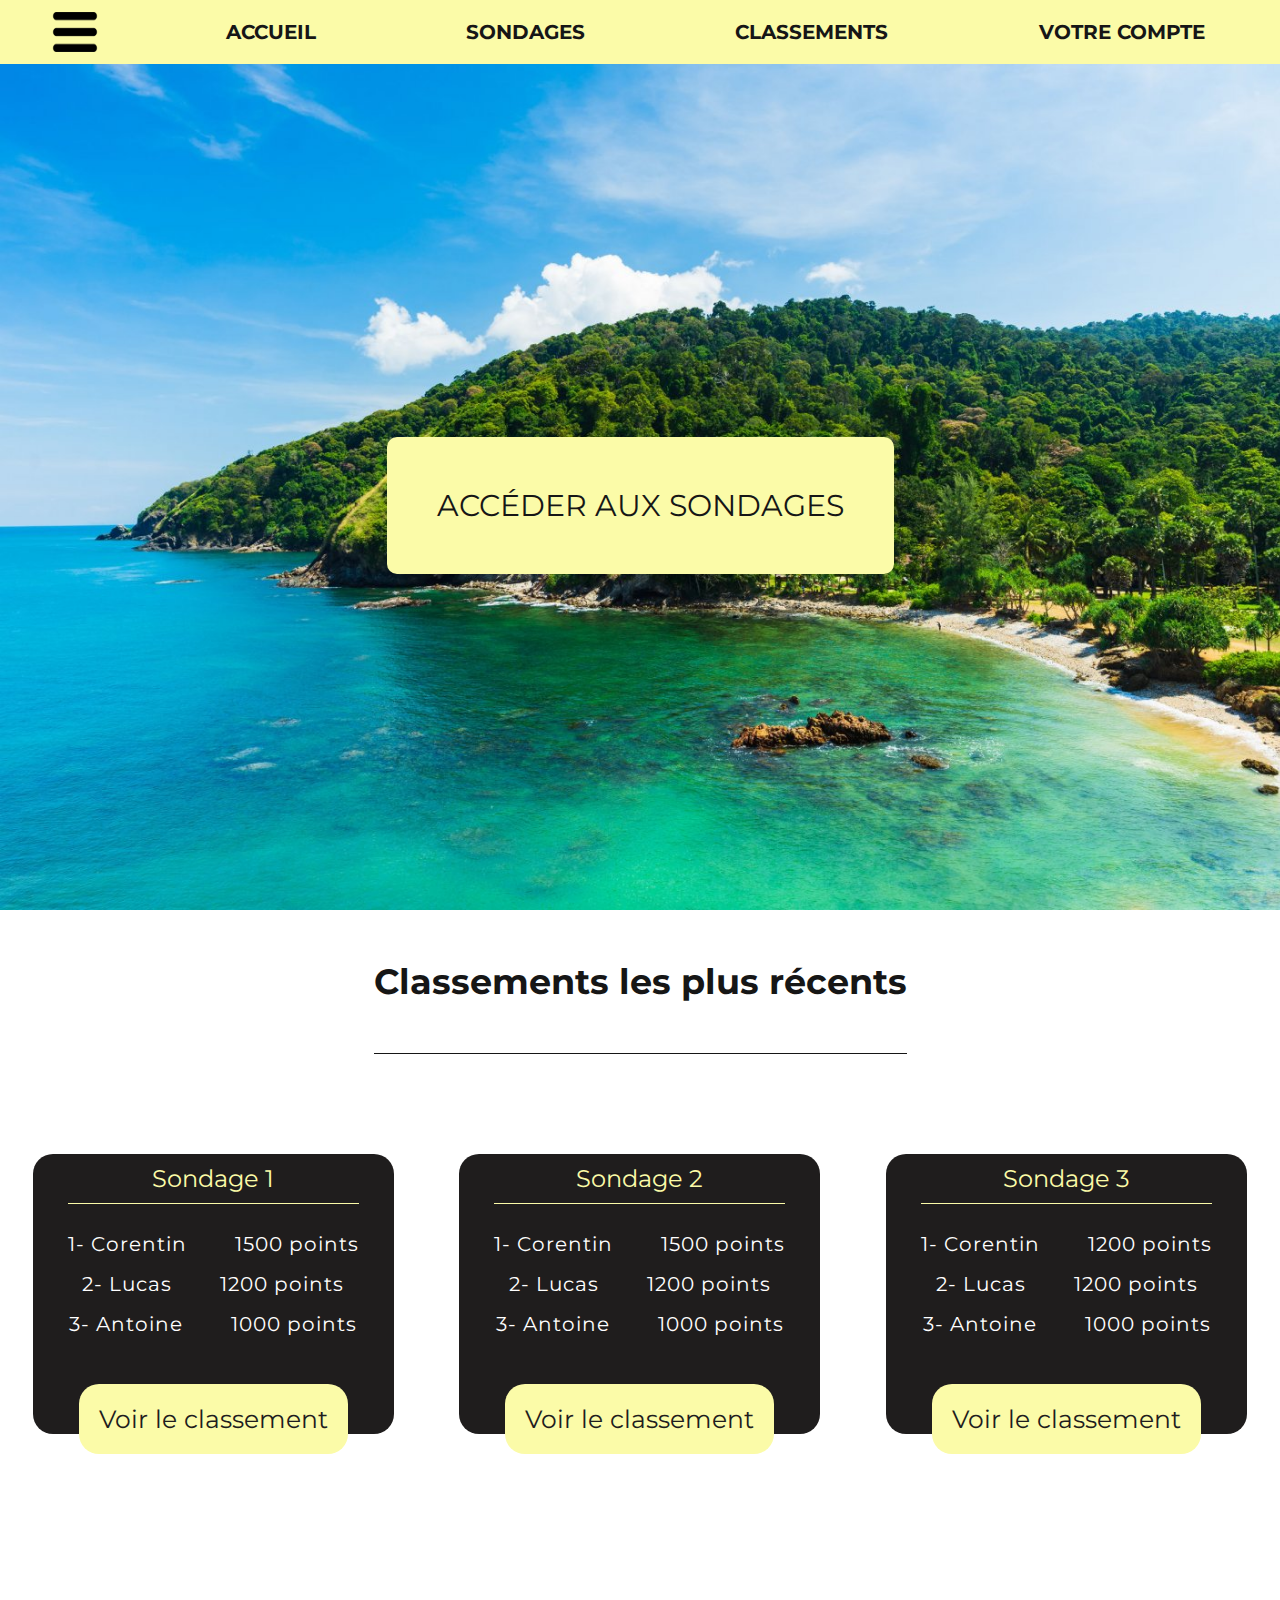
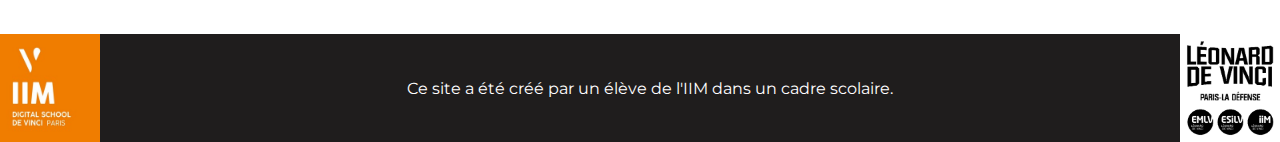
<file: html/index.html>
<!DOCTYPE html>
<html lang="en">
<head>
    <meta charset="UTF-8">
    <meta name="viewport" content="width=device-width, initial-scale=1.0">
    <link href="../css/style.css" rel="stylesheet">
    <link href="https://fonts.googleapis.com/css2?family=Montserrat:ital,wght@0,100;0,200;0,300;0,400;0,500;0,600;0,700;0,800;0,900;1,100;1,200;1,300;1,400;1,500;1,600;1,700;1,800;1,900&display=swap" rel="stylesheet">
    <title>Accueil</title>
</head>
<body>
    <header>
        <nav>
            <img src="../img/burger.png" alt="burger" id="burger-icon">    
            <a href="index.html"><p>Accueil</p></a> 
            <a href="sondages.html"><p>Sondages</p></a> 
            <a href="classements.html"><p>Classements</p></a> 
            <a href="connexion.html"><p>Votre compte</p></a>      
        </nav>
    </header>

    <section id="sondages">
        <div id="bg">
            <a class="sondages" href="sondages.html">
                <p>Accéder aux sondages</p>
            </a>
        </div>
    </section>

    <section id="classements">
        <div id="center">
            <h1 id="classements-title">Classements les plus récents</h1>
        </div>
        <div class="classements 1">
            <div class="classements-content">
                <h2>Sondage 1</h2>
                <ul class="classements-list">
                    <li>1- Corentin &nbsp&nbsp&nbsp&nbsp&nbsp&nbsp 1500 points</li>
                    <li>2- Lucas &nbsp&nbsp&nbsp&nbsp&nbsp&nbsp 1200 points</li>
                    <li>3- Antoine &nbsp&nbsp&nbsp&nbsp&nbsp&nbsp 1000 points</li>
                </ul>
                <a href="classements.html">Voir le classement</a>
            </div>

            <div class="classements-content">
                <h2>Sondage 2</h2>
                <ul class="classements-list">
                    <li>1- Corentin &nbsp&nbsp&nbsp&nbsp&nbsp&nbsp 1500 points</li>
                    <li>2- Lucas &nbsp&nbsp&nbsp&nbsp&nbsp&nbsp 1200 points</li>
                    <li>3- Antoine &nbsp&nbsp&nbsp&nbsp&nbsp&nbsp 1000 points</li>
                </ul>
                <a href="classements.html">Voir le classement</a>
            </div>

            <div class="classements-content">
                <h2>Sondage 3</h2>
                <ul class="classements-list">
                    <li>1- Corentin &nbsp&nbsp&nbsp&nbsp&nbsp&nbsp 1200 points</li>
                    <li>2- Lucas &nbsp&nbsp&nbsp&nbsp&nbsp&nbsp 1200 points</li>
                    <li>3- Antoine &nbsp&nbsp&nbsp&nbsp&nbsp&nbsp 1000 points</li>
                </ul>
                <a href="classements.html">Voir le classement</a>
            </div>
        </div>
    </section>

    <footer>
        <div id="footer-content">
            <img src="../img/iim_250.jpg">
            <p class="footer-p">Ce site a été créé par un élève de l'IIM dans un cadre scolaire.</p>
            <img src="../img/logo-ILV.png">
        </div>
    </footer>

</body>
</html>
</file>
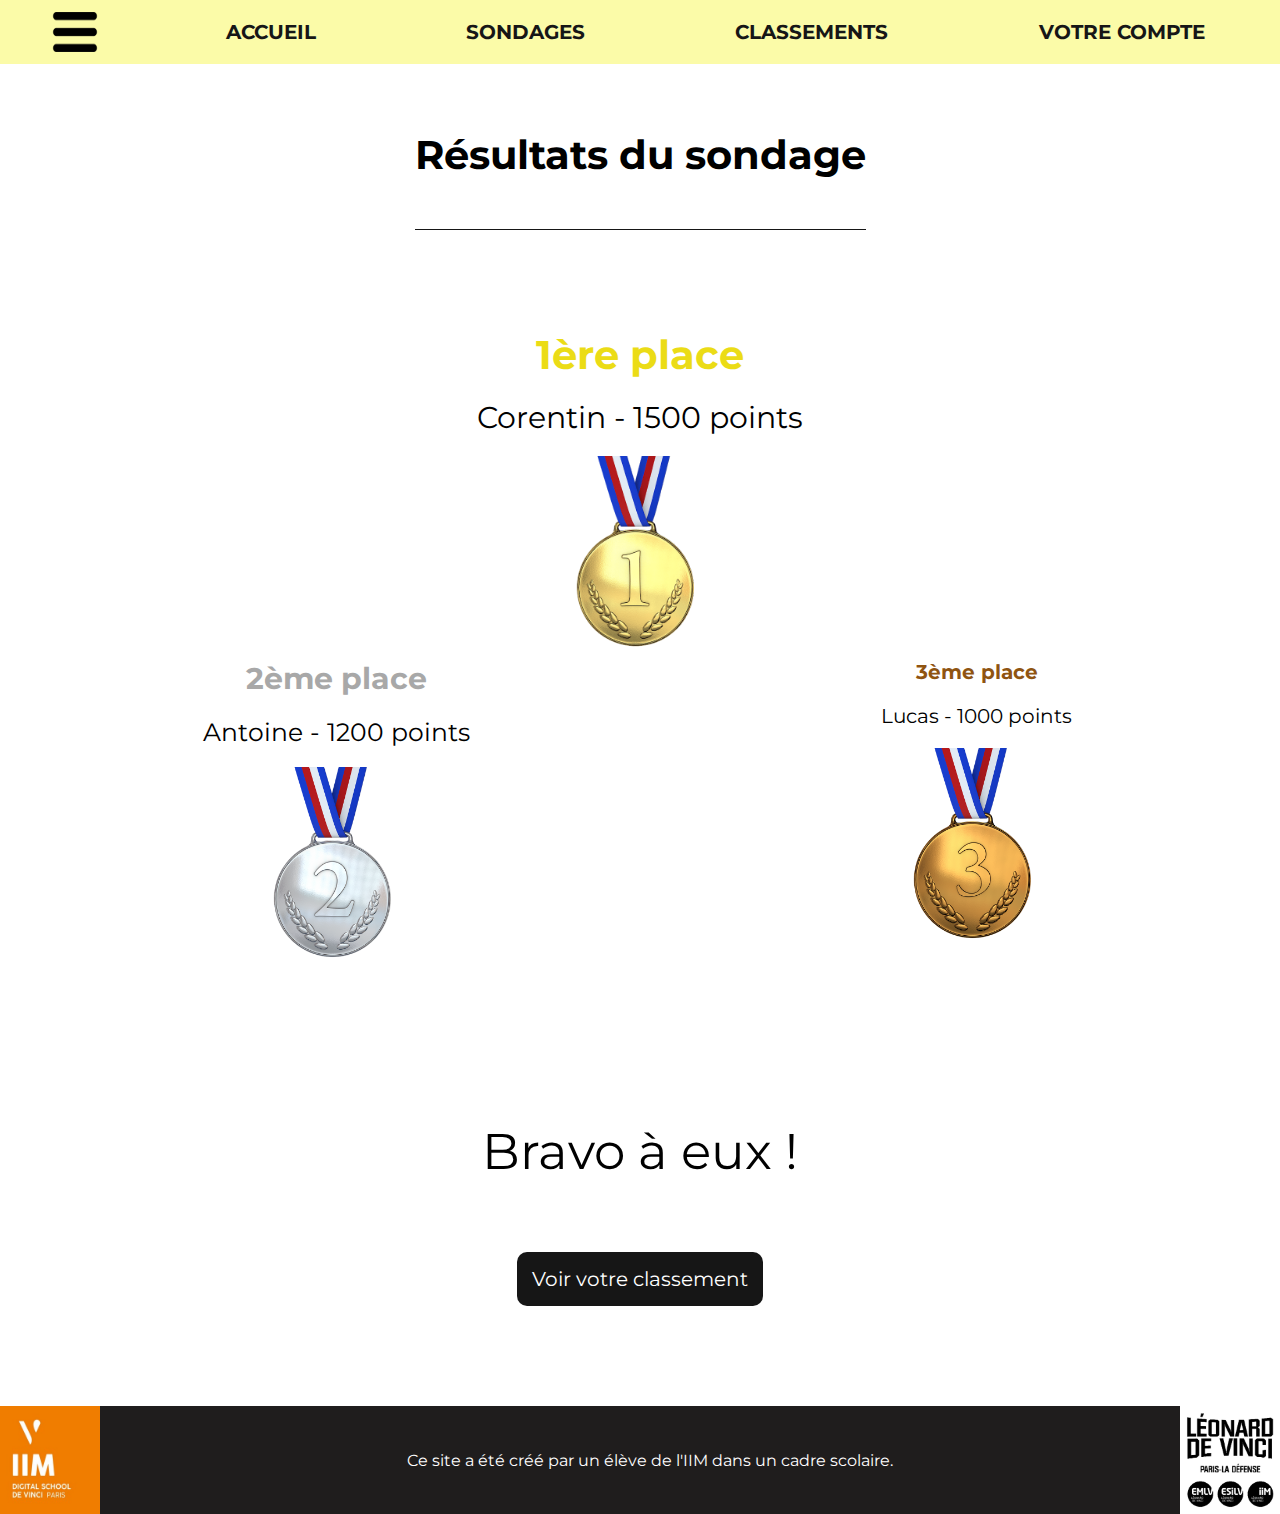
<file: html/classements.html>
<!DOCTYPE html>
<html lang="en">
<head>
    <meta charset="UTF-8">
    <meta name="viewport" content="width=device-width, initial-scale=1.0">
    <link href="../css/style_classements.css" rel="stylesheet">
    <link href="https://fonts.googleapis.com/css2?family=Montserrat:ital,wght@0,100;0,200;0,300;0,400;0,500;0,600;0,700;0,800;0,900;1,100;1,200;1,300;1,400;1,500;1,600;1,700;1,800;1,900&display=swap" rel="stylesheet">
    <title>Classements</title>
</head>
<body>
    <header>
        <nav>
            <img src="../img/burger.png" alt="burger" id="burger-icon">    
            <a href="index.html"><p>Accueil</p></a> 
            <a href="sondages.html"><p>Sondages</p></a> 
            <a href="classements.html"><p>Classements</p></a> 
            <a href="connexion.html"><p>Votre compte</p></a>      
        </nav>
    </header>

    <section>
        <div id="resultats-title">
            <h1>Résultats du sondage</h1>
        </div>
    </section>

    <section>
        <div id="podium">
            <div id="podium-1">
                <h2>1ère place</h2>
                <p>Corentin - 1500 points</p>
                <img class="medaille" src="../img/or.png">
            </div>

            <div id="podium-line">
                <div id="podium-2">
                    <h2>2ème place</h2>
                    <p>Antoine - 1200 points</p>
                    <img class="medaille" src="../img/argent.webp">
                </div>
                <div id="podium-3">
                    <h2>3ème place</h2>
                    <p>Lucas - 1000 points</p>
                    <img class="medaille" src="../img/bronze.png">
                </div>
            </div>           
        </div>

        <div id="congrats">
            <p>Bravo à eux !</p>
            <a href="connexion.html">Voir votre classement</a>
        </div>
    </section>

    <footer>
        <div id="footer-content">
            <img src="../img/iim_250.jpg">
            <p class="footer-p">Ce site a été créé par un élève de l'IIM dans un cadre scolaire.</p>
            <img src="../img/logo-ILV.png">
        </div>
    </footer>


</body>
</html>
</file>
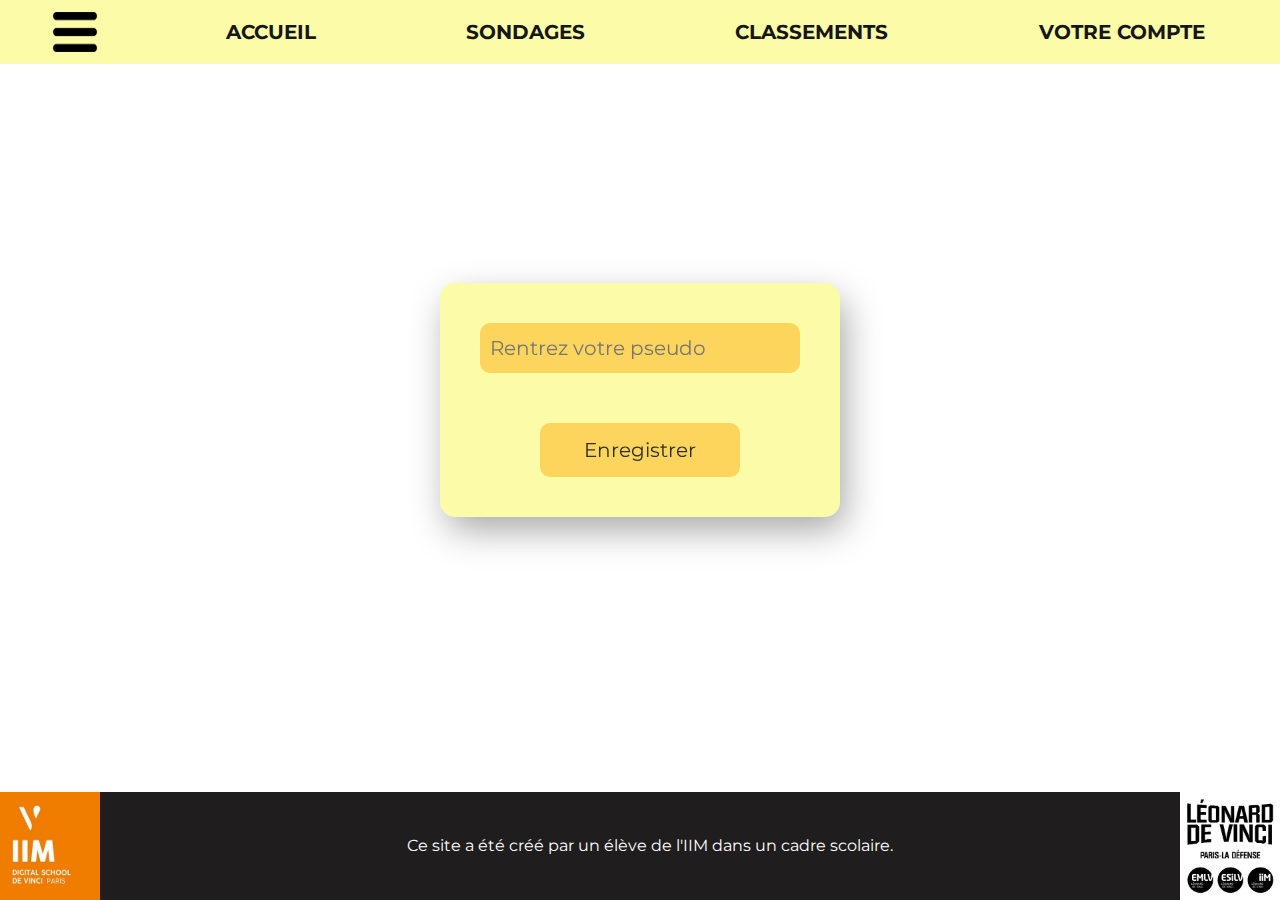
<file: html/page_sondage.html>
<!DOCTYPE html>
<html lang="en">
  <head>
    <meta charset="UTF-8" />
    <meta name="viewport" content="width=device-width, initial-scale=1.0" />
    <link href="../css/style_pagesondage.css" rel="stylesheet" />
    <link
      href="https://fonts.googleapis.com/css2?family=Montserrat:ital,wght@0,100;0,200;0,300;0,400;0,500;0,600;0,700;0,800;0,900;1,100;1,200;1,300;1,400;1,500;1,600;1,700;1,800;1,900&display=swap"
      rel="stylesheet"
    />
    <title>Sondage</title>
  </head>
  <body>
    <header>
      <nav>
        <img src="../img/burger.png" alt="burger" id="burger-icon" />
        <a href="index.html"><p>Accueil</p></a>
        <a href="sondages.html"><p>Sondages</p></a>
        <a href="classements.html"><p>Classements</p></a>
        <a id="account" href="connexion.html"><p>Votre compte</p></a>
      </nav>
    </header>

    <div id="oui">
      
      <div id="pseudo">
        <input id="name" placeholder="Rentrez votre pseudo" />
        <button id="enregistrer">Enregistrer</button>
      </div>
    </div>

    <section>
      <div id="header">
        <div id="page-sondage-title">
          <h1>Sondage 1</h1>
        </div>
        <img src="../img/kohlanta.jpg" />
      </div>
    </section>

    <section id="grande">
      <div id="question"></div>
    </section>

    <footer>
      <div id="footer-content">
        <img src="../img/iim_250.jpg" />
        <p class="footer-p">
          Ce site a été créé par un élève de l'IIM dans un cadre scolaire.
        </p>
        <img src="../img/logo-ILV.png" />
      </div>
    </footer>
  </body>
</html>
<script src="../js/sondage.js"></script>
</file>
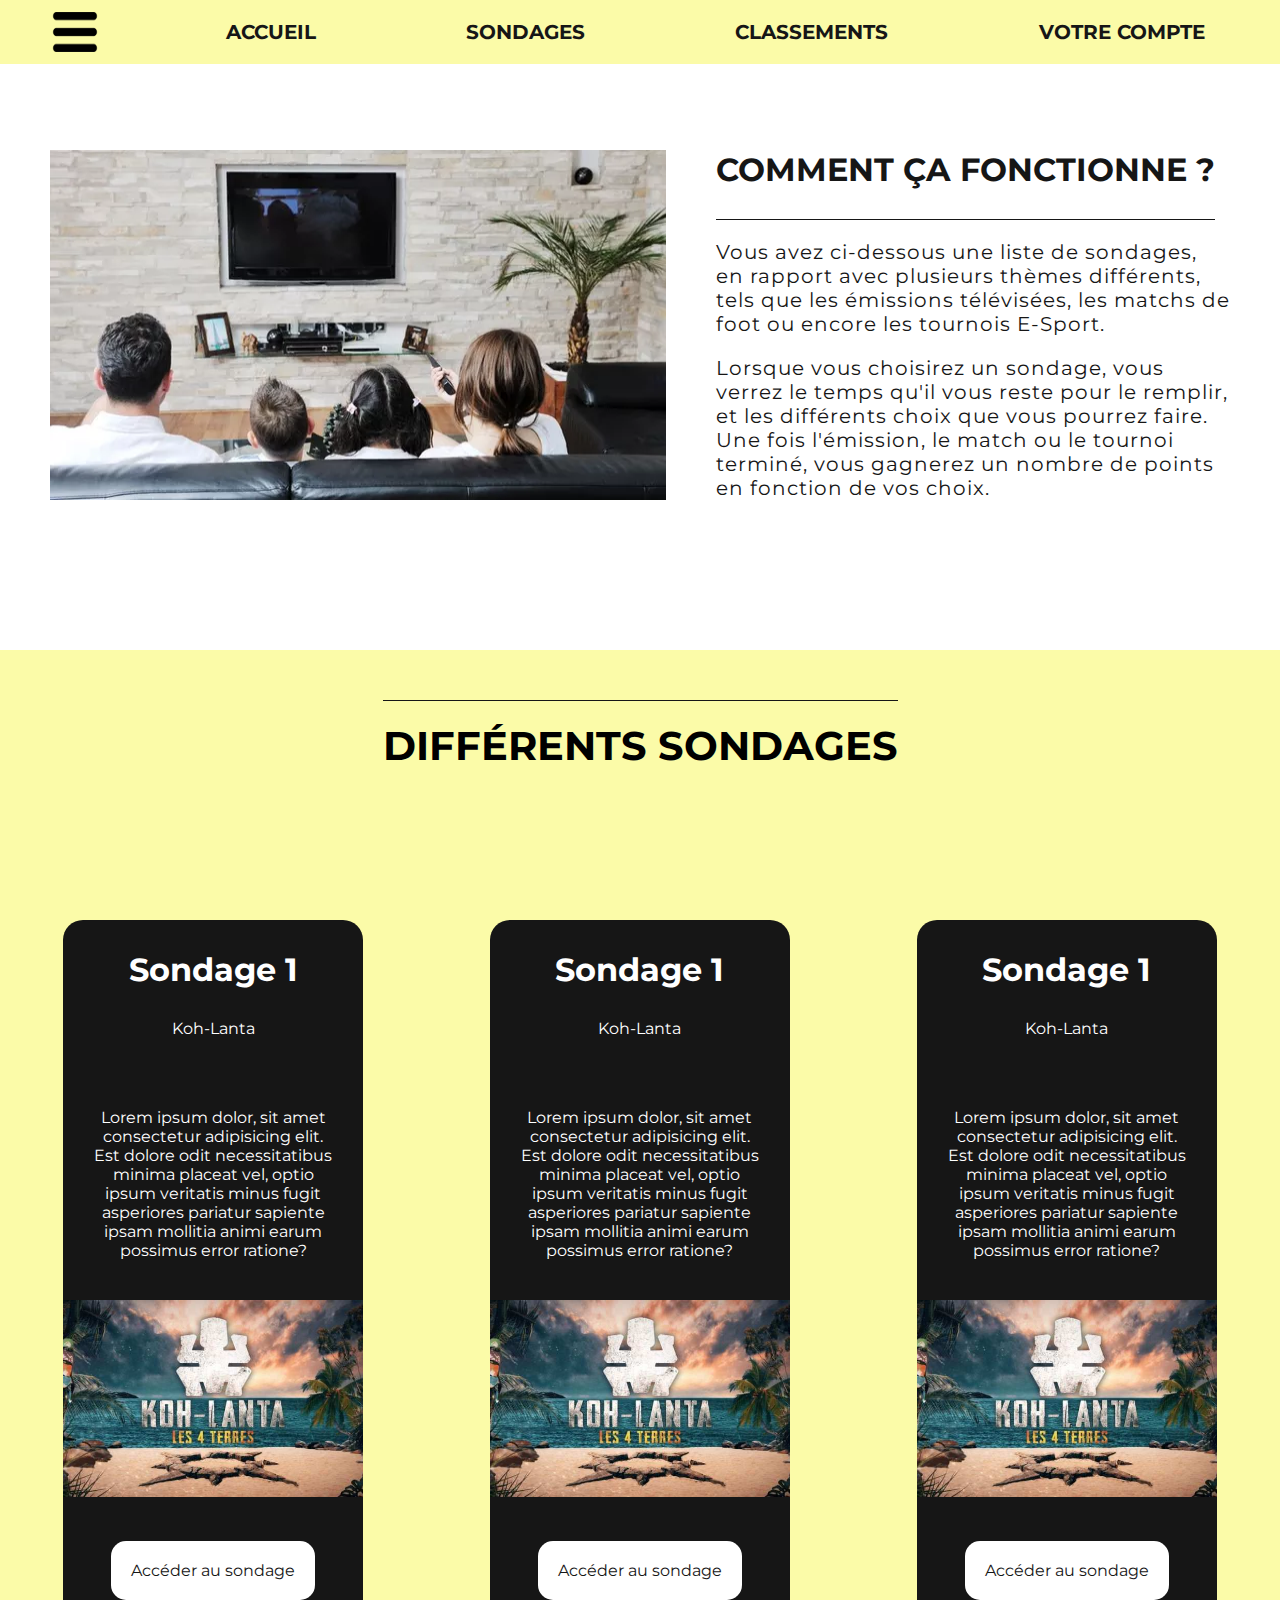
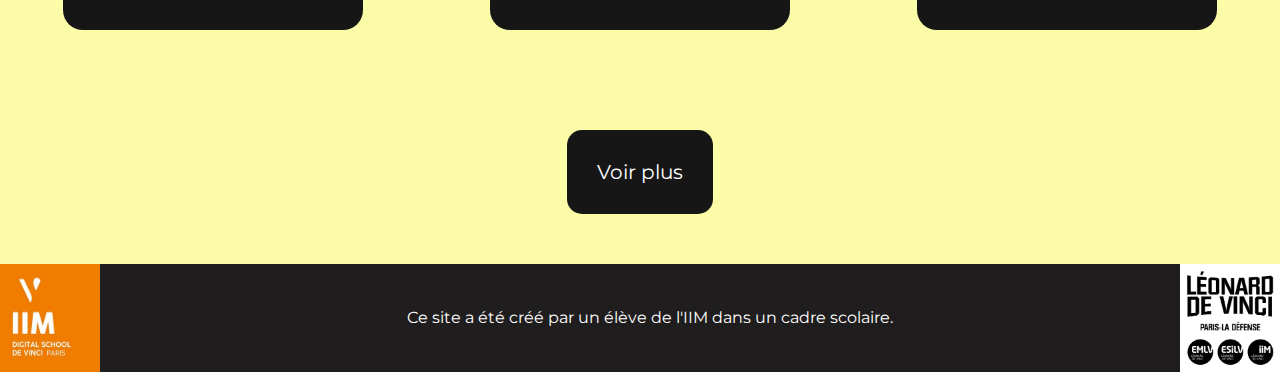
<file: html/sondages.html>
<!DOCTYPE html>
<html lang="en">
<head>
    <meta charset="UTF-8">
    <meta name="viewport" content="width=device-width, initial-scale=1.0">
    <link href="../css/style_sondages.css" rel="stylesheet">
    <link href="https://fonts.googleapis.com/css2?family=Montserrat:ital,wght@0,100;0,200;0,300;0,400;0,500;0,600;0,700;0,800;0,900;1,100;1,200;1,300;1,400;1,500;1,600;1,700;1,800;1,900&display=swap" rel="stylesheet">
    <title>Sondages</title>
</head>
<body>
    <header>
        <nav>
            <img src="../img/burger.png" alt="burger" id="burger-icon">    
            <a href="index.html"><p>Accueil</p></a> 
            <a href="sondages.html"><p>Sondages</p></a> 
            <a href="classements.html"><p>Classements</p></a> 
            <a href="connexion.html"><p>Votre compte</p></a>      
        </nav>
    </header>

    <section id="section-1">
        <div id="explications">
            <img src="../img/famille.webp" class="image-famille">
            
            <div id="explications-content">
                <h1 class="explications-title">Comment ça fonctionne ?</h1>
                <p class="explications-p">Vous avez ci-dessous une liste de sondages, en rapport avec plusieurs thèmes différents, tels que les émissions télévisées,
                    les matchs de foot ou encore les tournois E-Sport.</p>
                <p>Lorsque vous choisirez un sondage, vous verrez le temps qu'il vous reste pour le remplir, et les différents choix que vous pourrez faire.
                    Une fois l'émission, le match ou le tournoi terminé, vous gagnerez un nombre de points en fonction de vos choix.
                </p>        
            </div>
        </div>
    </section>

    <section id="section-2">
        <div id="sondages">
            <h1 class="sondages-title"><span id="word-1">différents</span> sondages</h1>
        </div>
        <div id="sondages-fiches">
            <div class="sondages-fiches-content">
                <h1 class=>Sondage 1</h1>
                <p>Koh-Lanta</p> 
                <p>Lorem ipsum dolor, sit amet consectetur adipisicing elit. Est dolore odit necessitatibus minima placeat vel, optio ipsum veritatis minus fugit asperiores pariatur sapiente ipsam mollitia animi earum possimus error ratione?</p> 
                <img class="logo-sondage" src="../img/kohlanta.jpg">
                <a href="page_sondage.html">Accéder au sondage</a>
            </div>

            <div class="sondages-fiches-content">
                <h1>Sondage 1</h1>
                <p>Koh-Lanta</p> 
                <p>Lorem ipsum dolor, sit amet consectetur adipisicing elit. Est dolore odit necessitatibus minima placeat vel, optio ipsum veritatis minus fugit asperiores pariatur sapiente ipsam mollitia animi earum possimus error ratione?</p> 
                <img class="logo-sondage" src="../img/kohlanta.jpg">
                <a href="page_sondage.html">Accéder au sondage</a>
            </div>

            <div class="sondages-fiches-content">
                <h1>Sondage 1</h1>
                <p>Koh-Lanta</p> 
                <p>Lorem ipsum dolor, sit amet consectetur adipisicing elit. Est dolore odit necessitatibus minima placeat vel, optio ipsum veritatis minus fugit asperiores pariatur sapiente ipsam mollitia animi earum possimus error ratione?</p> 
                <img class="logo-sondage" src="../img/kohlanta.jpg">
                <a href="page_sondage.html">Accéder au sondage</a>
            </div>
        </div>

        <div id="center">
            <div id="see-more">
                <a href=".seemore" class="see-more-content">Voir plus</a>
            </div>
        </div>
    </section>

    <footer>
        <div id="footer-content">
            <img src="../img/iim_250.jpg">
            <p class="footer-p">Ce site a été créé par un élève de l'IIM dans un cadre scolaire.</p>
            <img src="../img/logo-ILV.png">
        </div>
    </footer>

</body>
</html>
</file>
<file: css/style.css>
* {
    margin: 0;
    padding: 0;
}

nav{
    position: fixed;
    width: 100%;
    display: flex;
    flex-wrap: nowrap;
    justify-content: space-around;
    margin: auto;
    padding-right: 10%;
    background-color: rgb(251, 251, 168);
    z-index: 2000;

}

#burger-icon{
    max-width: 50px;
}

#burger-icon:hover{
    cursor: pointer;
}

nav>a{
    padding-top: 20px;
    padding-right: 25px;
    padding-left: 25px;
    padding-bottom: 20px;
    text-transform: uppercase;
    font-family: 'Montserrat';
    font-size: 20px;
    font-weight: bold;
    color: rgb(22, 22, 22);
    transition-property: background-color, color;
    transition-duration: 0.5s;
    text-decoration: none;

}

nav>a:hover{
    cursor: pointer;
    transition: 0.2s;
    background-color: rgb(22, 22, 22);
    color: rgb(251, 251, 168);
}

#bg{
    display: flex;
    height: 90vh;
    background-image: url(../img/bg.jpg);
    background-size: cover;
    animation-name: AutoSlide;
	animation-duration: 8s;
    animation-iteration-count: infinite;
    padding-top: 100px;


}



.sondages{
    font-family: 'Montserrat';
    font-weight: normal;
    font-size: 30px;
    text-transform: uppercase;
    text-decoration: none;
    color:  rgb(22, 22, 22);
    margin: auto;
    align-content: center;
    padding: 50px;
    background-color: rgb(251, 251, 168);
    border-radius: 10px;
    text-align: center;
    transition-property: background-color, color;
    transition-duration: 0.5s;

}


.sondages:hover{
    background-color: rgb(22, 22, 22);
    color: rgb(251, 251, 168) ;
}


.classements{
    display: flex;
    justify-content: space-around;
}

#center{
    text-align: center;
}

#classements-title{
    display: inline-block;
    text-align: center;
    color: rgb(22, 22, 22);
    font-size: 35px;
    font-family: 'Montserrat';
    margin-top: 50px;
    padding-bottom: 50px;
    border-bottom: solid 0.5px rgb(22, 22, 22);
    margin-bottom: 100px;
}

.classements-content{
    font-family: 'Montserrat';
    max-width: 500px;
    text-align: center;
    background-color: rgb(31, 29, 29);
    margin-bottom: 100px;
    border-radius: 20px;
    padding-left: 35px;
    padding-right: 35px;
}

.classements-content>h2{
    color: rgb(251, 251, 168);
    padding-bottom: 10px;
    margin-top: 10px;
    margin-bottom: 20px;
    font-weight: 400;
    border-bottom: solid rgb(251, 251, 168) 0.2px;
}

.classements-list{
    color: white;
    letter-spacing: 1px;
    font-size: 20px;
    line-height: 40px;
    list-style: none;
    margin-bottom: 60px;
    text-align: center;
}

.classements-content>a{
    text-decoration: none;
    background-color:rgb(251, 251, 168) ;
    color:rgb(31, 29, 29);
    border-radius: 20px;
    padding: 20px;
    font-size: 25px;
    transition-property: background-color, color;
    transition-duration: 0.5s;
}

.classements-content>a:hover{
    background-color: rgb(60, 180, 60);
    color: white;
}

.classements-content>a>p{
    margin-top: 20px
}

footer{
    margin-top: 100px;
    background-color: rgb(31, 29, 29);
}

#footer-content{
    display: flex;
    flex-wrap: wrap;
    justify-content: space-between;
}

.footer-p{
    font-family: 'Montserrat';
    color: white;
    margin-left: 20px;
    align-self: center;
    
}

#footer-content>img{
    max-width: 100px;
}

#footer-content:nth-child(2){
    justify-content: flex-end;
}


@media screen and (max-width: 640px) {
    #burger-icon{
        display: block;
        margin: auto;
        max-width: 50px;
    }

    nav {
      display: block;
      padding: 0;  
    }

    nav>a{
        text-align: center;
        display: block;

    }

    .classements{
        display: block;
        text-align: center;
    }

    .classements-content{
        display: inline-block;
        padding: 20px;
    }

    .sondages{
        font-size: 20px
    }

    #footer-content>p{
        padding-top: 30px;
        padding-bottom: 30px;
        text-align: center;
        order: -1;
    }

    nav>a{
        display: none;
    }
  }

  @keyframes AutoSlide {
	0% {
        background-image: url(../img/bg.jpg);
    }
    
    25%{
        background-image: url(../img/bg.jpg);
    }

	33% {
		background-image: url(../img/bg2.jpg);
	}

    58%{
        background-image: url(../img/bg2.jpg);
    }

    66% {
		background-image: url(../img/bg3.jpg);
	}

    92% {
		background-image: url(../img/bg3.jpg);
	}

	100% {
		background-image: url(../img/bg.jpg);
	}
}
</file>
<file: css/style_classements.css>
* {
    margin: 0;
    padding: 0;
    font-family: 'Montserrat';
}

nav{
    position: fixed;
    width: 100%;
    display: flex;
    flex-wrap: nowrap;
    justify-content: space-around;
    margin: auto;
    padding-right: 10%;
    background-color: rgb(251, 251, 168);
    z-index: 2000;

}

#burger-icon{
    max-width: 50px;
}

#burger-icon:hover{
    cursor: pointer;
}

nav>a{
    padding-top: 20px;
    padding-right: 25px;
    padding-left: 25px;
    padding-bottom: 20px;
    text-transform: uppercase;
    font-family: 'Montserrat';
    font-size: 20px;
    font-weight: bold;
    color: rgb(22, 22, 22);
    transition-property: background-color, color;
    transition-duration: 0.5s;
    text-decoration: none;

}

nav>a:hover{
    cursor: pointer;
    transition: 0.2s;
    background-color: rgb(22, 22, 22);
    color: rgb(251, 251, 168);
}

#resultats-title{
    text-align: center;
    padding-top: 130px;
}

#resultats-title>h1{
    font-size: 40px;
    padding-bottom: 50px;
    display: inline-block;
    border-bottom: 0.5px solid rgb(22, 22, 22);
}

#podium{
    margin-top: 100px;
}

#podium-1{
    text-align: center;
}

#podium-line{
    display: flex;
    justify-content: space-around;
}

#podium-2, #podium-3{
    text-align: center;
}

#podium-1>h2{
    color: rgb(235, 220, 22);
    font-size: 40px;
}

#podium-2>h2{
    color: rgb(168, 168, 168);
    font-size: 30px;
}

#podium-3>h2{
    color: rgb(143, 84, 17);
    font-size: 20px;
}

#podium-1>p, #podium-2>p, #podium-3>p{
    padding-top: 20px;
    padding-bottom: 20px;
}

#podium-1>p{
    font-size: 30px;
}

#podium-2>p{
    font-size: 25px;
}

#podium-3>p{
    font-size: 20px;
}

.medaille{
    max-height: 200px;
    text-align: center;
    animation: 5s linear Balance infinite

}

#congrats{
    text-align: center;
    margin-top: 150px;
}

#congrats>p{
    font-size: 50px;
    margin-bottom: 70px;
    animation-name: AutoSlide;
    animation-duration: 1s ;
    animation-iteration-count: infinite;
    
}

#inline{
    display: inline;
}

#congrats>a{
    display: inline-block;
    font-size: 20px;
    padding: 15px;
    color: white;
    background-color: rgb(22, 22, 22);
    text-decoration: none;
    border-radius: 10px;
    transition-property: background-color, color;
    transition-duration: 0.5s;
}


#congrats>a:hover{
    background-color: green;
    color: white;

}

footer{
    margin-top: 100px;
    background-color: rgb(31, 29, 29);
}

#footer-content{
    display: flex;
    flex-wrap: wrap;
    justify-content: space-between;
}

.footer-p{
    font-family: 'Montserrat';
    color: white;
    margin-left: 20px;
    align-self: center;
    
}

#footer-content>img{
    max-width: 100px;
}

#footer-content:nth-child(2){
    justify-content: flex-end;
}






@media screen and (max-width: 640px) {
    #burger-icon{
        display: block;
        margin: auto;
        max-width: 50px;
    }

    nav {
      display: block;
      text-align: center;
      padding: 0;  
    }

    nav>a{
        text-align: center;
        display: none;
    }

    #podium{
        text-align: center;
    }

    #podium-1, #podium-2, #podium-3{
        margin-left: 0;
        margin-right: 0;
    }

    #podium-line{
        flex-direction: column;
    }

    #podium-2, #podium-3{
        margin-top: 100px;
    }

    #footer-content>p{
        padding-top: 30px;
        padding-bottom: 30px;
        text-align: center;
        order: -1;
    }

  }

  @keyframes AutoSlide {
	0% {
        font-size: 70px;
    }

    50%{
        font-size: 75px;
    }

    100%{
        font-size: 70px;
    }
  }

    @keyframes Balance {
    
        25%{
            transform: rotate(-45deg)
        }

        75%{
            transform: rotate(45deg)
        }
}
</file>
<file: css/style_pagesondage.css>
* {
  margin: 0;
  padding: 0;
  font-family: "Montserrat";
}

#oui {
  position: fixed;
  top: -400px;
  transition-property: top;
  transition-duration: 0.75s;
  left: 50%;
  transform: translate(-50%, -50%);
}

#pseudo {
  display: flex;
  align-items: center;
  flex-direction: column;
  background-color: rgb(251, 251, 168);
  color: rgb(22, 22, 22);
  padding: 40px;
  border-radius: 15px;
  -webkit-box-shadow: 6px 14px 37px -2px rgba(0, 0, 0, 0.36);
  -moz-box-shadow: 6px 14px 37px -2px rgba(0, 0, 0, 0.36);
  box-shadow: 6px 14px 37px -2px rgba(0, 0, 0, 0.36);
}

#pseudo > input {
  height: 30px;
  width: 300px;
  font-size: 20px;
  border: none;
  background-color: rgba(255, 166, 0, 0.452);
  padding: 10px;
  border-radius: 10px;
}

#pseudo > button {
  padding: 15px;
  margin-top: 50px;
  width: 60px;
  background-color: rgba(255, 166, 0, 0.452);
  border: none;
  color: rgb(47, 47, 47);
  border-radius: 10px;
  width: 200px;
  font-size: 20px;
  transition-property: color, background-color;
  transition-duration: 0.5s;
}

#pseudo > button:hover {
  cursor: pointer;
  background-color: red;
  color: white;
}

section {
  display: none;
}

nav {
  position: fixed;
  width: 100%;
  display: flex;
  flex-wrap: nowrap;
  justify-content: space-around;
  margin: auto;
  padding-right: 10%;
  background-color: rgb(251, 251, 168);
  z-index: 2000;
}

#burger-icon {
  max-width: 50px;
}

#burger-icon:hover {
  cursor: pointer;
}

nav > a {
  padding-top: 20px;
  padding-right: 25px;
  padding-left: 25px;
  padding-bottom: 20px;
  text-transform: uppercase;
  font-family: "Montserrat";
  font-size: 20px;
  font-weight: bold;
  color: rgb(22, 22, 22);
  transition-property: background-color, color;
  transition-duration: 0.5s;
  text-decoration: none;
}

nav > a:hover {
  cursor: pointer;
  transition: 0.2s;
  background-color: rgb(22, 22, 22);
  color: rgb(251, 251, 168);
}

#header {
  text-align: center;
}

#header > img {
  margin-top: 100px;
  max-height: 300px;
}

#page-sondage-title {
  padding-top: 130px;
}

#page-sondage-title > h1 {
  display: inline-block;
  font-family: "Montserrat";
  font-size: 70px;
  border-bottom: 1px solid black;
  padding-bottom: 20px;
}

.center {
  text-align: center;
  margin-top: 100px;
}

#question {
  margin-top: 200px;
}

#question > h1 {
  display: inline-block;
  padding-bottom: 20px;
  padding-right: 30%;
  border-bottom: 1px solid rgb(22, 22, 22);
  margin-bottom: 30px;
  font-size: 30px;
  margin-left: 50px;
}

#reponse > div {
  display: flex;
  flex-wrap: nowrap;
  justify-content: space-between;
  text-align: center;
  margin-top: 50px;
  margin-bottom: 50px;
}

#reponse > div > p {
  font-size: 25px;
  padding: 25px;
  background-color: rgb(22, 22, 22);
  color: rgb(251, 251, 168);
  border-radius: 15px;
  text-align: center;
  transition-property: color, background-color;
  transition-duration: 0.25s;
}

#reponse {
  margin-left: 10%;
  margin-right: 10%;
}

#reponse > div > p:first-child {
  margin-left: 100px;
}

#reponse > div > p:last-child {
  margin-right: 100px;
}

#reponse > div > p:hover {
  cursor: pointer;
  background-color: rgb(251, 251, 168);
  color: rgb(22, 22, 22);
}

#question-content {
  font-size: 20px;
}

.resultat {
  display: block;
  text-align: center;
  font-size: 30px;
  padding-bottom: 30px;
  margin-bottom: 30px;
}

.line {
  font-size: 30px;
}

.one {
  margin-top: 50px;
}

#answer-2,
#answer-4 {
  margin-top: 50px;
  margin-left: 30%;
}

footer {
  background-color: rgb(31, 29, 29);
  position: fixed;
  bottom: 0;
  width: 100%;
}

#footer-content {
  display: flex;
  flex-wrap: wrap;
  justify-content: space-between;
}

.footer-p {
  font-family: "Montserrat";
  color: white;
  margin-left: 20px;
  align-self: center;
}

#footer-content > img {
  max-width: 100px;
}

#footer-content:nth-child(2) {
  justify-content: flex-end;
}

#send-button {
  text-align: center;
  transition-property: background-color, color;
  transition-duration: 0.5s;
}

#send {
  transition-property: background-color, color;
  transition-duration: 0.5s;
}

#send:hover {
  cursor: pointer;
  background-color: green;
  color: white;
}

#send {
  margin-top: 200px;
  margin-bottom: 100px;
  background-color: rgb(22, 22, 22);
  color: white;
  border: none;
  font-size: 20px;
  padding: 20px;
  border-radius: 10px;
}

@media screen and (max-width: 640px) {
  #burger-icon {
    display: block;
    margin: auto;
    max-width: 50px;
  }

  nav {
    display: block;
    text-align: center;
    padding: 0;
  }

  nav > a {
    text-align: center;
    display: block;
  }

  #header {
    text-align: center;
    margin: 0;
  }

  #header > img {
    margin-top: 100px;
    max-height: 150px;
  }

  #question {
    text-align: center;
    margin-left: 10%;
    margin-right: 10%;
  }

  #question > h1 {
    margin-left: 0;
    padding-right: 50px;
    padding-left: 50px;
    padding-bottom: 50px;
  }

  #reponse {
    text-align: center;
    flex-direction: column;
    align-items: center;
  }

  #reponse > div {
    text-align: center;
    flex-direction: column;
    align-items: center;
    margin-top: 0;
    margin-bottom: 0;
  }

  #reponse > div > p {
    margin-left: 0;
    margin-right: 0;
    margin-top: 25px;
    margin-bottom: 25px;
  }

  #reponse > div > p:first-child {
    margin-left: 0;
    margin-top: 0;
  }

  #reponse > div > p:last-child {
    margin-right: 0;
  }

  #footer-content > p {
    padding-top: 30px;
    padding-bottom: 30px;
    text-align: center;
    order: -1;
  }

  nav > a {
    display: none;
  }
}
</file>
<file: css/style_sondages.css>
* {
    margin: 0;
    padding: 0;
}

nav{
    position: fixed;
    width: 100%;
    display: flex;
    flex-wrap: nowrap;
    justify-content: space-around;
    margin: auto;
    padding-right: 10%;
    background-color: rgb(251, 251, 168);
    z-index: 2000;
}

#burger-icon{
    max-width: 50px;
}

#burger-icon:hover{
    cursor: pointer;
}

a{
    text-decoration: none;
}

nav>a>p{
    padding-top: 20px;
    padding-right: 25px;
    padding-left: 25px;
    padding-bottom: 20px;
    text-transform: uppercase;
    font-family: 'Montserrat';
    font-size: 20px;
    font-weight: bold;
    color: rgb(22, 22, 22);
    transition-property: background-color, color;
    transition-duration: 0.5s;

}

nav>a>p:hover{
    cursor: pointer;
    transition: 0.2s;
    background-color: rgb(22, 22, 22);
    color: rgb(251, 251, 168);
}

.explications-title{
    z-index: 2;
}

#explications{
    display: flex;
    justify-content: space-between;
    padding-top: 150px;
    margin-left: 50px;
    margin-right: 50px;
    padding-bottom: 150px;
}

.image-famille{
    max-height: 350px;
    margin-right: 50px;
    transition-property: transform;
    transition-duration: 1s;
}

#explications>img:hover{
    transform: rotate(-5deg)
}

#explications-content{
    display: flex;
    align-content: center;
    flex-wrap: wrap;
    font-family: 'Montserrat';
    color: rgb(22, 22, 22);
}

#explications-content>h1{
    display: inline-block;
    text-transform: uppercase;
    padding-bottom: 30px;
    border-bottom: solid 0.5px rgb(22, 22, 22) ;
    margin-bottom: 20px;
}

.br{
    margin-top: 20px;
}

#explications-content>p{
    font-size: 20px;
    letter-spacing: 1px;
}

.explications-p{
    margin-bottom: 20px;
}

#section-2{
    padding-top: 50px;
    padding-bottom: 50px;
    background-color: rgb(251, 251, 168);
}

#sondages{
    text-align: center;
}

.sondages-title{
    display: inline-block;
    padding-top: 20px;
    padding-bottom: 150px;
    font-size: 40px;
    font-weight: bold;
    text-transform: uppercase;
    font-family: 'Montserrat';
    border-top: 1px solid rgb(22, 22, 22);
}


#sondages-fiches{
    margin-top: 60px;
    font-family: 'Montserrat';
    display: flex;
    justify-content: space-around;
    margin: auto;
}


.sondages-fiches-content{
    color: white;
    text-align: center;
    background-color: rgb(22, 22, 22) ;
    padding-top: 30px;
    max-width: 300px;
    border-radius: 20px;
}

.sondages-fiches-content>a{
    display: inline-block;
    color: rgb(22, 22, 22);
    margin-top: 40px;
    background-color: white;
    border-radius: 15px;
    padding: 20px;
    transition-property: color, background-color ;
    transition-duration: 0.5s;
    margin-bottom: 30px;
}


.sondages-fiches-content>a:hover{
    color: white;
    background-color:green;
    
}

.sondages-fiches-content>p{
    text-align: center;
    padding-top: 30px;
    padding-bottom: 40px;
    margin-right: 30px;
    margin-left: 30px;
}


.logo-sondage{
    max-width: 100%;
    max-height: 300px;
}

#center{
    text-align: center;
}

#see-more{
    display: inline-block;
    margin-top: 100px;
    flex-wrap: nowrap;
    background-color:  rgb(22, 22, 22);
    border-radius: 15px;
}

.see-more-content{
    display: inline-block;
    color: white;
    font-family: 'Montserrat';
    font-size: 20px;
    padding: 30px;
    align-self: center;
}

#see-more>img{
    margin-left: 10px;
    max-width: 30px;
    color: white;
}


footer{
    background-color: rgb(31, 29, 29);
}

#footer-content{
    display: flex;
    flex-wrap: wrap;
    justify-content: space-between;
}

.footer-p{
    font-family: 'Montserrat';
    color:white;
    margin-left: 20px;
    align-self: center;
    
}

#footer-content>img{
    max-width: 100px;
}

#footer-content:nth-child(2){
    justify-content: flex-end;
}


@media screen and (max-width: 640px) {
    #burger-icon{
        display: block;
        margin: auto;
        max-width: 50px;
    }

    nav {
      display: block;
      text-align: center;
      padding: 0;  
    }

    nav>a{
        text-align: center;
        display: block;
    }

    #explications{
        flex-direction: column;
    }

    .image-famille{
        display: block;
        text-align: center;
        margin-right: 0;
        margin-bottom: 20px;
        max-width: 100%;
    }

    .sondages-title{
        padding-bottom: 0;
    }

    #sondages-fiches{
        display: flex;
        flex-flow: column wrap;
        align-content: center;
        margin-right: 0;
    }

    .sondages-fiches-content{
        margin-top: 100px;
    }

    #footer-content>p{
        padding-top: 30px;
        padding-bottom: 30px;
        text-align: center;
        order: -1;
    }

    nav>a{
        display: none;
    }

  }
</file>
